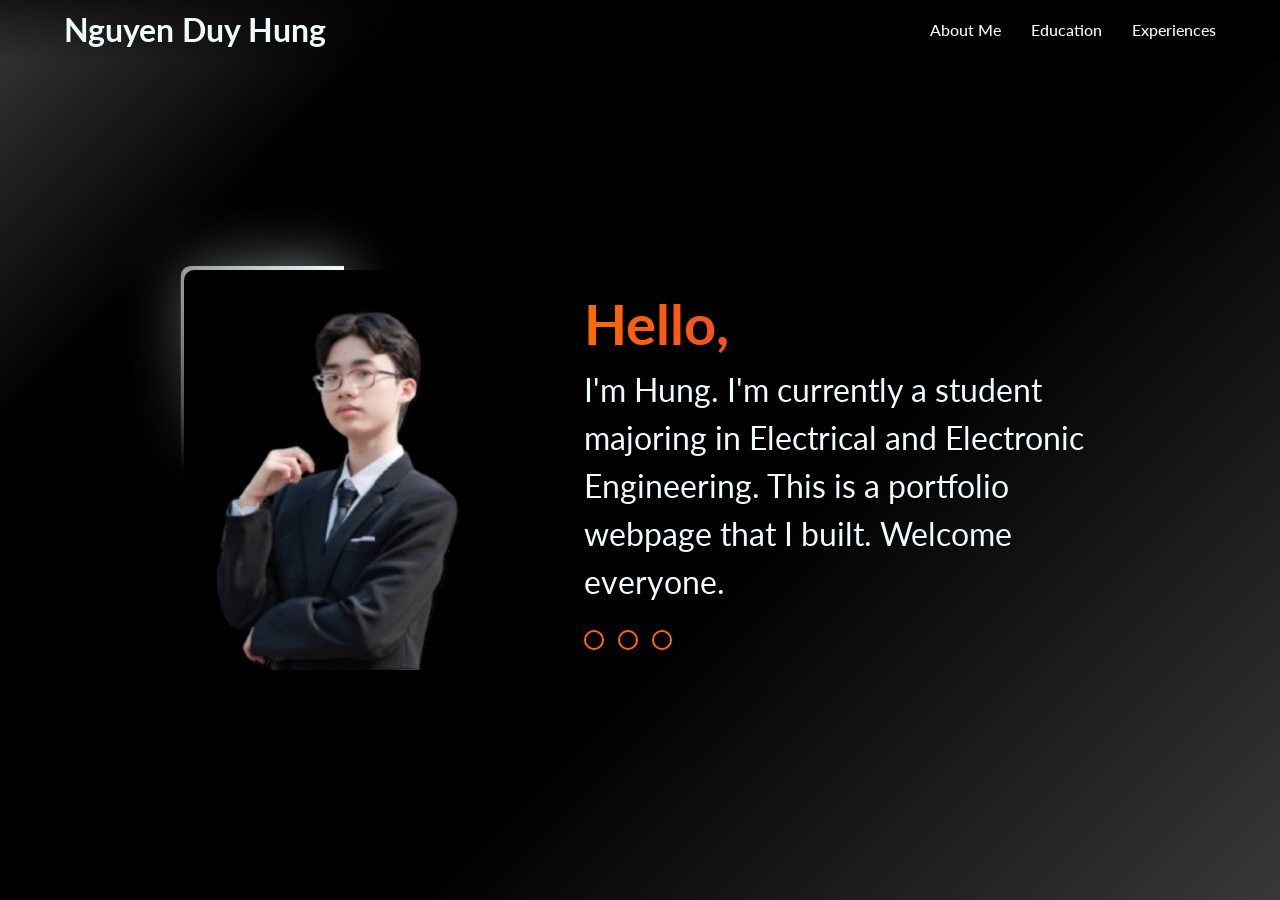
<file: index.html>
<!DOCTYPE html>

<html lang="en">
    <head>
        <meta charset="utf-8">
        <meta name="viewport" content="width=device-width, initial-scale=1">
        <link href="https://cdn.jsdelivr.net/npm/bootstrap@5.3.8/dist/css/bootstrap.min.css" rel="stylesheet" integrity="sha384-sRIl4kxILFvY47J16cr9ZwB07vP4J8+LH7qKQnuqkuIAvNWLzeN8tE5YBujZqJLB" crossorigin="anonymous">
        <script src="https://cdn.jsdelivr.net/npm/bootstrap@5.3.8/dist/js/bootstrap.bundle.min.js" integrity="sha384-FKyoEForCGlyvwx9Hj09JcYn3nv7wiPVlz7YYwJrWVcXK/BmnVDxM+D2scQbITxI" crossorigin="anonymous"></script>
        <script src="https://cdn.jsdelivr.net/npm/@popperjs/core@2.11.8/dist/umd/popper.min.js" integrity="sha384-I7E8VVD/ismYTF4hNIPjVp/Zjvgyol6VFvRkX/vR+Vc4jQkC+hVqc2pM8ODewa9r" crossorigin="anonymous"></script>
        <script defer src="script.js"></script>
        <link href="https://cdn.boxicons.com/3.0.8/fonts/basic/boxicons.min.css" rel="stylesheet">
        <link href="https://cdn.boxicons.com/3.0.8/fonts/filled/boxicons-filled.min.css" rel="stylesheet">
        <link href="https://cdn.boxicons.com/3.0.8/fonts/brands/boxicons-brands.min.css" rel="stylesheet">
        <link href="styles2.css" rel="stylesheet">
        <title>Portfolio</title>
    </head>
    <body>
        <header>
            <a href="index.html" class="name">Nguyen Duy Hung</a>
            <nav class="nav-links">
                <a href="about.html">About Me</a>
                <a href="education.html">Education</a>
                <a href="experience.html">Experiences</a>
            </nav>
            <div class="dropdown">
                <a class="btn btn-secondary dropdown-toggle" href="#" role="button" data-bs-toggle="dropdown" aria-expanded="false">
                    Menu
                </a>

                <ul class="dropdown-menu">
                    <li><a class="dropdown-item" href="about.html">About Me</a></li>
                    <li><a class="dropdown-item" href="education.html">Education</a></li>
                    <li><a class="dropdown-item" href="experience.html">Experience</a></li>
                </ul>
            </div>
        </header>
        <section class="home">
            <div class="photo"><img src="images/photo1.png"></div>
            <div class="intro">
                <h1 class="intro-name">Hello,</h1>
                <p class="intro-p">
                    I'm Hung. I'm currently a student majoring in Electrical and Electronic Engineering. This is a portfolio webpage that I built. Welcome everyone.
                </p>
                <div class="contact-btn">
                    <a href="https://github.com/hunge1303"><i class="bxl bx-github"></i></a>
                    <a href="https://www.linkedin.com/in/hung-nguyen-0bb8643a1?utm_source=share_via&utm_content=profile&utm_medium=member_android"><i class="bxl bx-linkedin-square"></i></a>
                    <a href="https://www.instagram.com/kingsman.hunge?igsh=MXc4YW05bnI3c3QzZw=="><i class="bxl bx-instagram"></i></a>
                </div>
            </div>
        </section>
    </body>
</html>
</file>
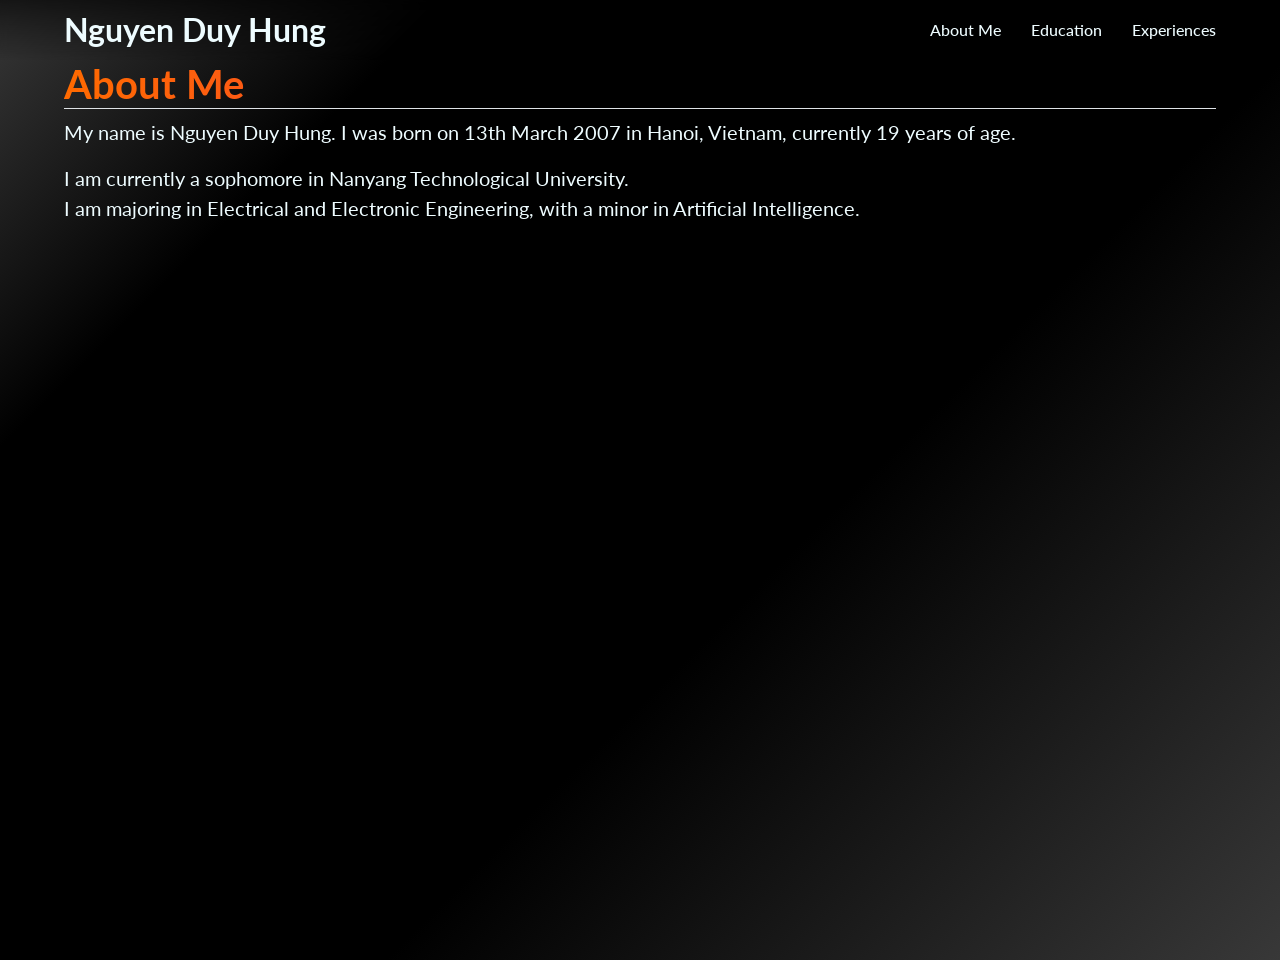
<file: about.html>
<!DOCTYPE html>

<html lang="en">
    <head>
        <meta charset="utf-8">
        <meta name="viewport" content="width=device-width, initial-scale=1">
        <link href="https://cdn.jsdelivr.net/npm/bootstrap@5.3.8/dist/css/bootstrap.min.css" rel="stylesheet" integrity="sha384-sRIl4kxILFvY47J16cr9ZwB07vP4J8+LH7qKQnuqkuIAvNWLzeN8tE5YBujZqJLB" crossorigin="anonymous">
        <script src="https://cdn.jsdelivr.net/npm/bootstrap@5.3.8/dist/js/bootstrap.bundle.min.js" integrity="sha384-FKyoEForCGlyvwx9Hj09JcYn3nv7wiPVlz7YYwJrWVcXK/BmnVDxM+D2scQbITxI" crossorigin="anonymous"></script>
        <script src="https://cdn.jsdelivr.net/npm/@popperjs/core@2.11.8/dist/umd/popper.min.js" integrity="sha384-I7E8VVD/ismYTF4hNIPjVp/Zjvgyol6VFvRkX/vR+Vc4jQkC+hVqc2pM8ODewa9r" crossorigin="anonymous"></script>
        <script defer src="script.js"></script>
        <link href="styles2.css" rel="stylesheet">
        <title>Portfolio</title>
    </head>
    <body>
        <header>
            <a href="index.html" class="name">Nguyen Duy Hung</a>
            <nav class="nav-links">
                <a href="about.html">About Me</a>
                <a href="education.html">Education</a>
                <a href="experience.html">Experiences</a>
            </nav>
            <div class="dropdown">
                <a class="btn btn-secondary dropdown-toggle" href="#" role="button" data-bs-toggle="dropdown" aria-expanded="false">
                    Menu
                </a>

                <ul class="dropdown-menu">
                    <li><a class="dropdown-item" href="about.html">About Me</a></li>
                    <li><a class="dropdown-item" href="education.html">Education</a></li>
                    <li><a class="dropdown-item" href="experience.html">Experience</a></li>
                </ul>
            </div>
        </header>
        <div class="about">
            <h2 class="h2 border-bottom">
                About Me
            </h2>
            <p>
                My name is Nguyen Duy Hung. I was born on 13th March 2007 in Hanoi, Vietnam, currently 19 years of age.
            </p>
            <p>
                I am currently a sophomore in Nanyang Technological University. <br>I am majoring in Electrical and Electronic Engineering, with a minor in Artificial Intelligence.
            </p>
        </div>
    </body>
</html>
</file>
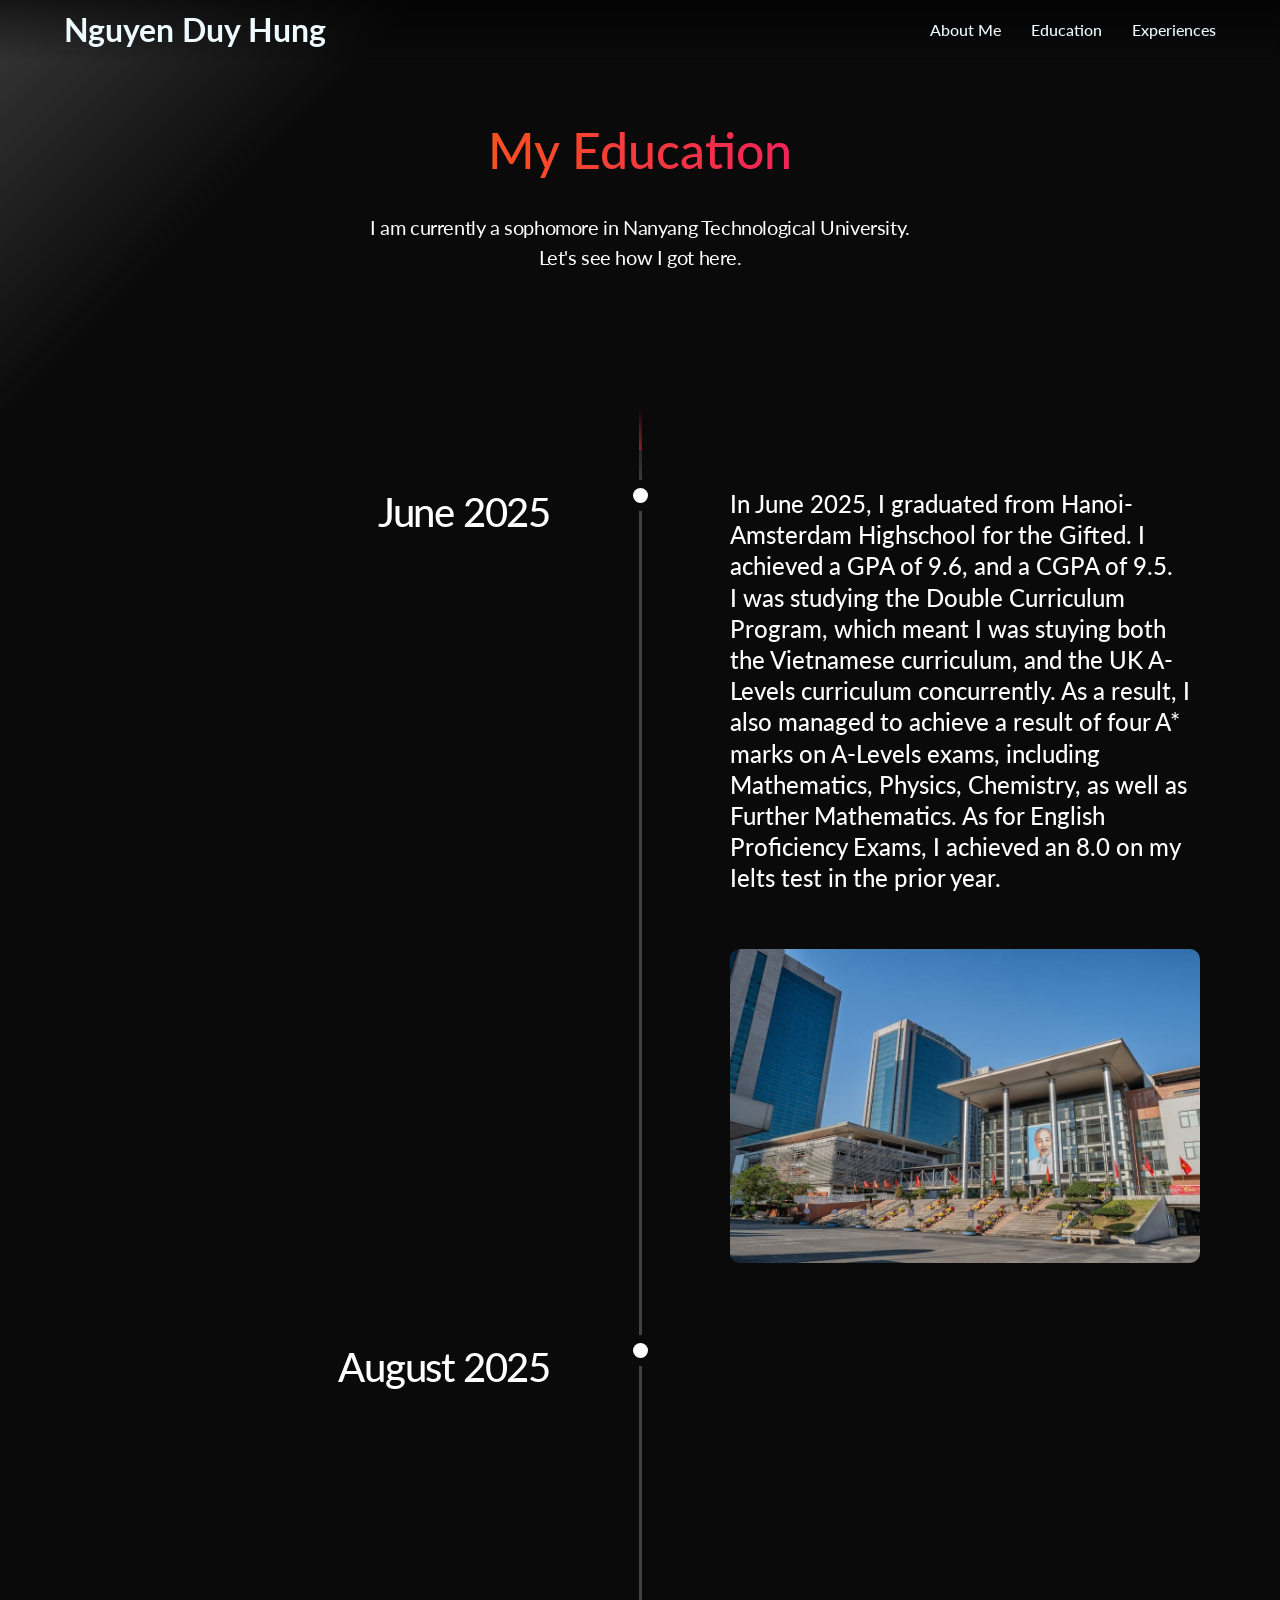
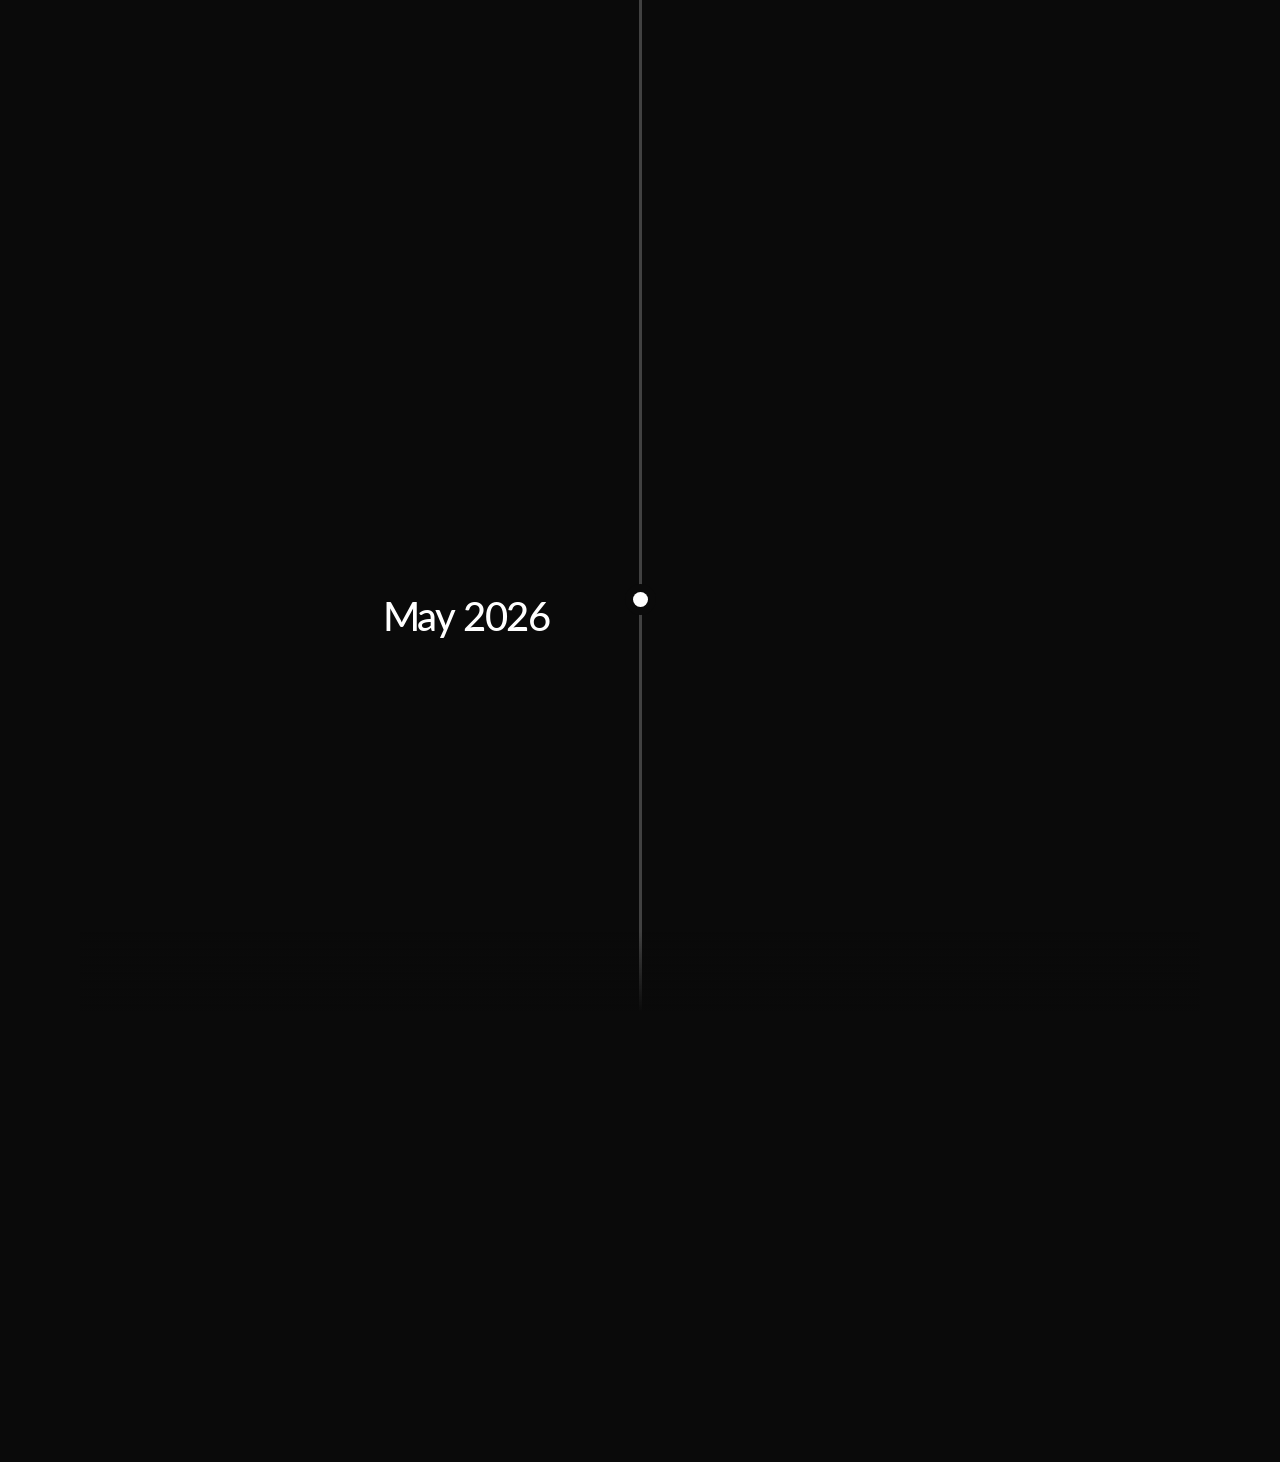
<file: education.html>
<!DOCTYPE html>

<html lang="en">
    <head>
        <meta charset="utf-8">
        <meta name="viewport" content="width=device-width, initial-scale=1">
        <link href="https://cdn.jsdelivr.net/npm/bootstrap@5.3.8/dist/css/bootstrap.min.css" rel="stylesheet" integrity="sha384-sRIl4kxILFvY47J16cr9ZwB07vP4J8+LH7qKQnuqkuIAvNWLzeN8tE5YBujZqJLB" crossorigin="anonymous">
        <script src="https://cdn.jsdelivr.net/npm/bootstrap@5.3.8/dist/js/bootstrap.bundle.min.js" integrity="sha384-FKyoEForCGlyvwx9Hj09JcYn3nv7wiPVlz7YYwJrWVcXK/BmnVDxM+D2scQbITxI" crossorigin="anonymous"></script>
        <script src="https://cdn.jsdelivr.net/npm/@popperjs/core@2.11.8/dist/umd/popper.min.js" integrity="sha384-I7E8VVD/ismYTF4hNIPjVp/Zjvgyol6VFvRkX/vR+Vc4jQkC+hVqc2pM8ODewa9r" crossorigin="anonymous"></script>
        <script defer src="script.js"></script>
        <link href="styles2.css" rel="stylesheet">
        <title>Portfolio</title>
    </head>
    <body>
        <header>
            <a href="index.html" class="name">Nguyen Duy Hung</a>
            <nav class="nav-links">
                <a href="about.html">About Me</a>
                <a href="education.html">Education</a>
                <a href="experience.html">Experiences</a>
            </nav>
            <div class="dropdown">
                <a class="btn btn-secondary dropdown-toggle" href="#" role="button" data-bs-toggle="dropdown" aria-expanded="false">
                    Menu
                </a>

                <ul class="dropdown-menu">
                    <li><a class="dropdown-item" href="about.html">About Me</a></li>
                    <li><a class="dropdown-item" href="education.html">Education</a></li>
                    <li><a class="dropdown-item" href="experience.html">Experience</a></li>
                </ul>
            </div>
        </header>
        <div class="highschool">
            <div class="timeline-heading">
                <div class="timeline-container">
                    <div class="padding-vertical-xlarge">
                        <div class="timeline-heading-wrapper">
                            <div class="margin-bottom-medium">
                                <h2>My Education</h2>
                            </div>
                            <p class="paragraph-large">
                                I am currently a sophomore in Nanyang Technological University. <br />Let's see how I got here.
                            </p>
                        </div>
                    </div>
                </div>
            </div>
        </div>
        <div class="section-timeline">
            <div class="timeline-container">
                <div class="timeline-component">
                    <div class="timeline-progress">
                        <div class="timeline-progress-bar"></div>
                    </div>
                    <div class="timeline-item">
                        <div class="timeline-left">
                            <div class="timeline-date">June 2025</div>
                        </div>
                        <div class="timeline-centre">
                            <div class="timeline-circle"></div>
                        </div>
                        <div class="timeline-right">
                            <div class="margin-bottom-xlarge">
                                <div class="timeline-text">
                                    In June 2025, I graduated from Hanoi-Amsterdam Highschool for the Gifted. I achieved a GPA of 9.6, and a CGPA of 9.5. 
                                    <br> I was studying the Double Curriculum Program, which meant I was stuying both the Vietnamese curriculum, and the UK A-Levels curriculum concurrently. 
                                    As a result, I also managed to achieve a result of four A* marks on A-Levels exams, including Mathematics, Physics, Chemistry, as well as Further Mathematics.
                                    As for English Proficiency Exams, I achieved an 8.0 on my Ielts test in the prior year.
                                </div>
                            </div>
                            <div class="timeline-image-wrapper">
                                <img src="images/ams.jpg" alt="img">
                            </div>
                        </div>
                    </div>
                    <div class="timeline-item">
                        <div class="timeline-left">
                            <div class="timeline-date">August 2025</div>
                        </div>
                        <div class="timeline-centre">
                            <div class="timeline-circle"></div>
                        </div>
                        <div class="timeline-right">
                            <div class="margin-bottom-xlarge">
                                <div class="timeline-text">
                                    In August 2025, I was fortunately accepted into Nanyang Technological University, awarded with the
                                    ASEAN Scholarship for my Undergraduate studies.
                                </div>
                            </div>
                            <div class="timeline-image-wrapper">
                                <img src="images/ntu.jpg" alt="img">
                            </div>
                        </div>
                    </div>
                    <div class="timeline-item">
                        <div class="timeline-left">
                            <div class="timeline-date">May 2026</div>
                        </div>
                        <div class="timeline-centre">
                            <div class="timeline-circle"></div>
                        </div>
                        <div class="timeline-right">
                            <div class="margin-bottom-xlarge">
                                <div class="timeline-text">
                                    In May 2025, I finished my first year in Nanyang Technological University as an 
                                    Electrical and Electronic Engineering student. I was able to achieve a GPA of 4.76 in 
                                    Semester 1, and 4.79 in Semester 2, which means a CGPA of 4.78 after one year.
                                </div>
                            </div>
                            <div class="timeline-image-wrapper">
                                <img src="images/cgpa.jpg" alt="img">
                            </div>
                        </div>
                    </div>
                    <div class="overlay-fade-top"></div>
                    <div class="overlay-fade-bottom"></div>
                </div>
            </div>
            <div style="height: 50vh;"></div>
        </div>
    </body>
</html>
</file>
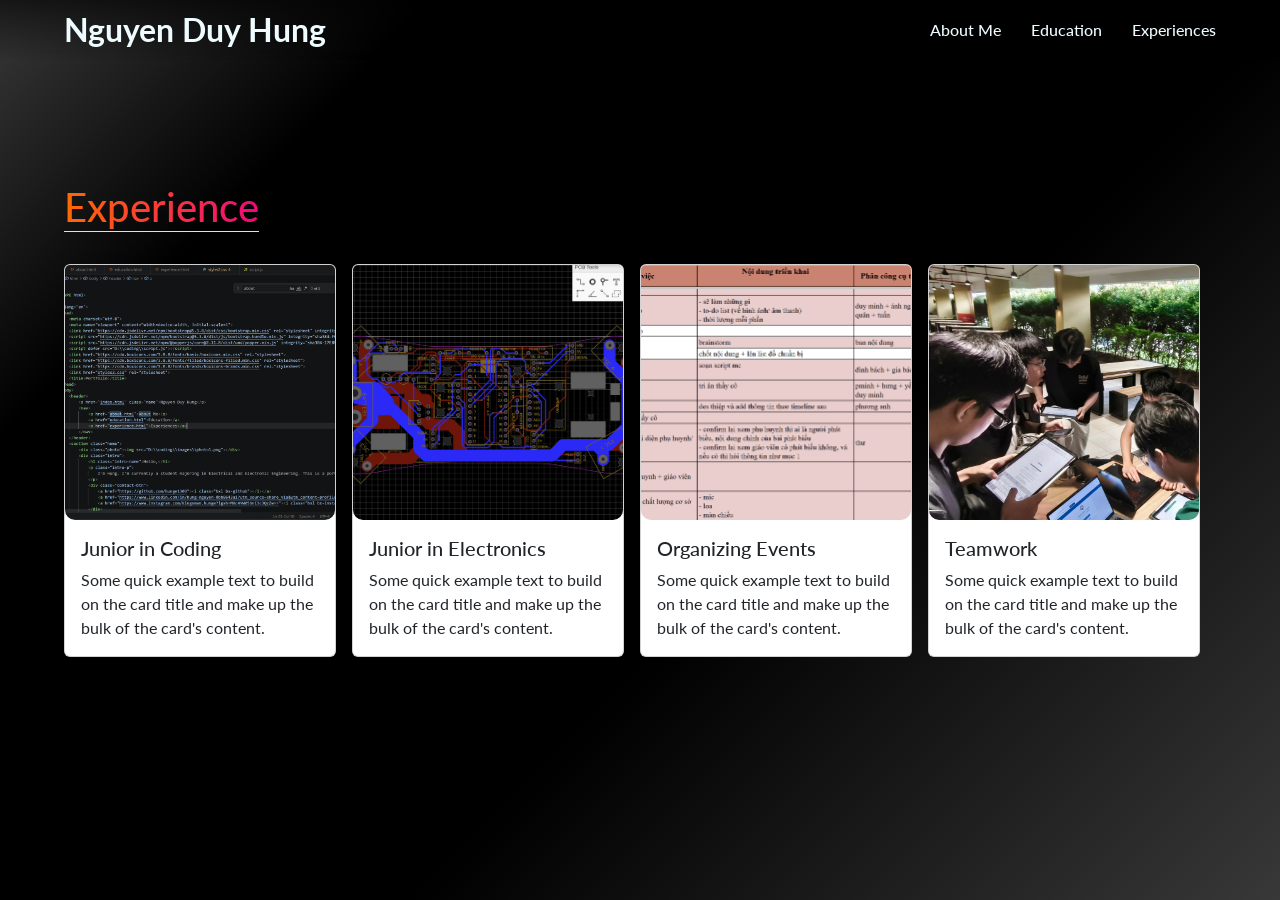
<file: experience.html>
<!DOCTYPE html>
<html lang="en">
    <head>
        <meta charset="utf-8">
        <meta name="viewport" content="width=device-width, initial-scale=1">
        <link href="https://cdn.jsdelivr.net/npm/bootstrap@5.3.8/dist/css/bootstrap.min.css" rel="stylesheet" integrity="sha384-sRIl4kxILFvY47J16cr9ZwB07vP4J8+LH7qKQnuqkuIAvNWLzeN8tE5YBujZqJLB" crossorigin="anonymous">
        <script src="https://cdn.jsdelivr.net/npm/bootstrap@5.3.8/dist/js/bootstrap.bundle.min.js" integrity="sha384-FKyoEForCGlyvwx9Hj09JcYn3nv7wiPVlz7YYwJrWVcXK/BmnVDxM+D2scQbITxI" crossorigin="anonymous"></script>
        <script src="https://cdn.jsdelivr.net/npm/@popperjs/core@2.11.8/dist/umd/popper.min.js" integrity="sha384-I7E8VVD/ismYTF4hNIPjVp/Zjvgyol6VFvRkX/vR+Vc4jQkC+hVqc2pM8ODewa9r" crossorigin="anonymous"></script>
        <script defer src="script.js"></script>
        <link href="styles2.css" rel="stylesheet">
        <title>Portfolio</title>
    </head>
    <body>
        <header>
            <a href="index.html" class="name">Nguyen Duy Hung</a>
            <nav class="nav-links">
                <a href="about.html">About Me</a>
                <a href="education.html">Education</a>
                <a href="experience.html">Experiences</a>
            </nav>
            <div class="dropdown">
                <a class="btn btn-secondary dropdown-toggle" href="#" role="button"
                   data-bs-toggle="dropdown" aria-expanded="false">Menu</a>
                <ul class="dropdown-menu dropdown-menu-end">
                    <li><a class="dropdown-item" href="about.html">About Me</a></li>
                    <li><a class="dropdown-item" href="education.html">Education</a></li>
                    <li><a class="dropdown-item" href="experience.html">Experience</a></li>
                </ul>
            </div>
        </header>

        <div class="experience">
            <div class="exp-heading">
                <h1 class="h1 border-bottom">Experience</h1>
            </div>
            <div class="row g-3 w-100 mt-2">
                <div class="col-12 col-sm-6 col-lg-3">
                    <div class="card h-100">
                        <img src="images/code.png" class="card-img-top" alt="Coding">
                        <div class="card-body">
                            <h5 class="card-title">Junior in Coding</h5>
                            <p class="card-text">Some quick example text to build on the card title and make up the bulk of the card's content.</p>
                        </div>
                    </div>
                </div>
                <div class="col-12 col-sm-6 col-lg-3">
                    <div class="card h-100">
                        <img src="images/electronic.png" class="card-img-top" alt="Electronics">
                        <div class="card-body">
                            <h5 class="card-title">Junior in Electronics</h5>
                            <p class="card-text">Some quick example text to build on the card title and make up the bulk of the card's content.</p>
                        </div>
                    </div>
                </div>
                <div class="col-12 col-sm-6 col-lg-3">
                    <div class="card h-100">
                        <img src="images/organize.png" class="card-img-top" alt="Organizing">
                        <div class="card-body">
                            <h5 class="card-title">Organizing Events</h5>
                            <p class="card-text">Some quick example text to build on the card title and make up the bulk of the card's content.</p>
                        </div>
                    </div>
                </div>
                <div class="col-12 col-sm-6 col-lg-3">
                    <div class="card h-100">
                        <img src="images/teamwork.jpg" class="card-img-top" alt="Teamwork">
                        <div class="card-body">
                            <h5 class="card-title">Teamwork</h5>
                            <p class="card-text">Some quick example text to build on the card title and make up the bulk of the card's content.</p>
                        </div>
                    </div>
                </div>
            </div>
        </div>
    </body>
</html>
</file>
<file: styles2.css>
@import url('https://fonts.googleapis.com/css2?family=Lato:ital,wght@0,100;0,300;0,400;0,700;0,900;1,100;1,300;1,400;1,700;1,900&family=Pinyon+Script&display=swap');
body{
    font-family: lato;
    min-height: 100vh;
    /* overflow-x: hidden; */
    color: #eefcff;
    background-image: linear-gradient(135deg, #383838, black 20% 60%, #383838);
}

@view-transition {
    navigation: auto;
}

*{
    box-sizing: border-box;
}

a{
    text-decoration: none;
    color: #eefcff;
}

header{
    position: fixed;
    top: 0;
    left: 0;
    right: 0;
    z-index: 100;
    height: 60px;
    display: flex;
    justify-content: space-between;
    align-items: center;
    padding: 0 5%;
    background: linear-gradient(to bottom, rgba(0,0,0,0.6), transparent);
    backdrop-filter: blur(4px);
}

header .name{
    font-size: clamp(1rem, 2.5vw, 3rem);
    font-weight: bold;
    white-space: nowrap;
}

header nav{
    flex-wrap: wrap;
    display: flex;
    align-items: center;
    gap: 30px;
}

header nav a{
    font-weight: 500;
    transition: 0.5s ease;
}

header nav a:hover{
    opacity: 0.7;
}

img{
    max-width: 100%;
    height: auto;
    object-fit: cover;
    background-color: rgb(0, 0, 0);
    border-radius: 10px;
}

section.home {
    display: flex;
    justify-content: center;
    align-items: center;
    gap: 80px;
    min-height: 100svh;
    padding: 80px 5% 40px;
    overflow: visible;
}

.intro{
    display: flex;
    flex-direction: column;
    max-width: 40vw;
}

.intro-name{
    font-size: clamp(1rem, 5vw, 3.5rem);
    background: #ff6a00;
    background: -webkit-linear-gradient(
        to right,
        #ff6a00,
        #ee0979
    );
    background: linear-gradient(
        to right,
        #ff6a00,
        #ee0979
    );
    -webkit-background-clip: text;
    -webkit-text-fill-color: transparent;
    position: relative;
    font-weight: bold;
    opacity: 0;
    z-index: 2;
    animation-delay: 3s;
    animation-name: sliding-right;
    animation-duration: 3s;
    animation-timing-function: ease-in-out;
    animation-fill-mode: forwards;
}

.intro-p {
    position: relative;
    opacity: 0;
    width: 100%;
    font-size: clamp(1rem, 2.5vw, 2rem);;
    animation-delay: 3s;
    animation-name: sliding-right;
    animation-duration: 3s;
    animation-timing-function: ease-in-out;
    animation-fill-mode: forwards;
}

.gradient-canvas{
    position: absolute;
    top: 0;
    left: 0;
    width: 100%;
    height: 100%;
}

.contact-btn a{
    display: inline-flex;
    padding: 8px;
    border: 2px solid #ff6a00;
    border-radius: 50%;
    font-size: 20px;
    color: #ff6a00;
    opacity: 0;
    margin-right: 10px;
    transition: 0.5s;
    animation-delay: 3s;
    animation-name: sliding-right;
    animation-duration: 3s;
    animation-timing-function: ease-in-out;
    animation-fill-mode: forwards;
}

.contact-btn a:hover{
    background: #ff6a00;
    color: #383838;
    box-shadow: 0 0 10px #ff6a00;
}

.dropdown {
    display: none;
}

@property --angle{
    syntax: "<angle>";
    initial-value: 0deg;
    inherits: false;
}

.photo{
    position: relative;
    flex-shrink: 0;
    width: 25vw;
    height: auto;
    opacity: 0;
    animation: opening 3s ease-in-out forwards;
}

.photo::before{
    z-index: -2;
    filter: blur(30px);
    opacity: 0.6;
}


.photo::after, .photo::before{
    content: "";
    position: absolute;
    height: 102%;
    width: 102%;
    top: 50%;
    left: 50%;
    transform: translate(-50%, -50%);
    border-radius: 10px;
    background-image: conic-gradient(from var(--angle), transparent 75%, #eefcff);
    z-index: -1;
    animation: glowing 3.5s linear infinite;
}

@keyframes glowing {
    from{
        --angle: 0deg;
    }to {
        --angle: 360deg;
    }
}

@keyframes opening {
    0% {
        transform: translateX(60px);
        opacity: 0;
    }
    50% {
        transform: translateX(60px);
        opacity: 1;
    }
    100% {
        transform: translateX(0);
        opacity: 1;
    }
}

@keyframes sliding-right {
    0% {
        transform: translateX(-20px);
        opacity: 0;
    }
    50% {
        transform: translateX(-20px);
        opacity: 1;
    }
    100% {
        transform: translateX(0);
        opacity: 1;
    }
}

.about{
    min-height: calc(100vh - 60px);
    margin-top: 60px;
    padding-top: 40px;
    flex-direction: column;
    align-items: flex-start;
    padding: 0 5%;
    font-size: 20px;
}

.about h2{
    font-size: 40px;
    font-weight: bold;
    background: #ff6a00;
    background: -webkit-linear-gradient(
        to right,
        #ff6a00,
        #ee0979
    );
    background: linear-gradient(
        to right,
        #ff6a00,
        #ee0979
    );
    -webkit-background-clip: text;
    -webkit-text-fill-color: transparent;
}

.timeline-image-wrapper img{
    vertical-align: middle;
    max-width: 100%;
    display: inline-block;
}

.margin-bottom-medium h2{
    font-size: 50px;
    background: #ff6a00;
    background: -webkit-linear-gradient(
        to right,
        #ff6a00,
        #ee0979
    );
    background: linear-gradient(
        to right,
        #ff6a00,
        #ee0979
    );
    -webkit-background-clip: text;
    -webkit-text-fill-color: transparent;
}

.highschool {
    position: relative;
}

.timeline-container {
    width: 90vw;
    max-width: 1360px;
    margin-left: auto;
    margin-right: auto;
}

.margin-bottom-medium {
    margin-bottom: 32px;
}

.paragraph-large {
    letter-spacing: -0.02em;
    font-size: 20px;
}

.timeline-heading {
    background-image: linear-gradient(135deg, #383838, #0a0a0a 25% 100%);
}

.padding-vertical-xlarge {
    padding-top: 120px;
    padding-bottom: 120px;
}

.timeline-heading-wrapper {
    color: #fff;
    text-align: center;
    max-width: 640px;
    margin-left: auto;
    margin-right: auto;
}

.timeline-component {
    flex-direction: column;
    justify-content: center;
    align-items: center;
    max-width: 1120px;
    margin-left: auto;
    margin-right: auto;
    display: flex;
    position: relative;
}

.timeline-item {
    z-index: 2;
    display: grid;
    grid-column-gap: 0px;
    grid-row-gap: 0px;
    grid-template-rows: auto;
    grid-template-columns: 1fr 180px 1fr;
    padding-top: 80px;
    position: relative;
}

.timeline-left {
    text-align: right;
    justify-content: flex-end;
    align-items: stretch;
}

.timeline-centre {
    justify-content: center;
    display: flex;
}

.timeline-right {
    opacity: 0;
    filter: blur(6px);
    transform: translateX(80%);
    transition: all 1s;
}

.show{
    opacity: 1;
    filter: blur(0);
    transform: translateX(0);
}

.timeline-date {
    color: white;
    letter-spacing: -0.03em;
    font-size: 40px;
    font-weight: 500;
    line-height: 1.2;
    position: sticky;
    top: 50vh;
}

.timeline-text {
    color: white;
    font-size: 24px;
    font-weight: 500;
    line-height: 1.3;
}

.timeline-circle {
    background-color: white;
    border-radius: 100%;
    width: 15px;
    min-width: 15px;
    max-width: 15px;
    height: 15px;
    min-height: 15px;
    max-height: 15px;
    position: sticky;
    top: 50vh;
    box-shadow: 0 0 0 8px #0a0a0a;
}

.timeline-progress {
    z-index: -2;
    background-color: #414141;
    width: 3px;
    height: 100%;
    position: absolute;
}

.timeline-progress-bar {
    z-index: -1;
    background: #ff6a00;
    background: -webkit-linear-gradient(
        to right,
        #ff6a00,
        #ee0979
    );
    background: linear-gradient(
        to right,
        #ff6a00,
        #ee0979
    );
    width: 3px;
    height: 50vh;
    position: fixed;
    inset: 0 auto 50vh;
}

.section-timeline {
    z-index: -3;
    background-color: #0a0a0a;
    position: relative;
}

.margin-bottom-xlarge {
    margin-bottom: 56px;
}

.overlay-fade-top {
    background-image: linear-gradient(#0a0a0a, #0a0a0a00);
    height: 80px;
    position: absolute;
    inset: 0% 0% auto;
}

.overlay-fade-bottom {
    background-image: linear-gradient(to top, #0a0a0a, #0a0a0a00);
    height: 80px;
    position: absolute;
    inset: auto 0% 0%;
}

.experience {
    min-height: calc(100vh - 60px);
    display: flex;
    flex-direction: column;
    justify-content: center;
    align-items: flex-start;
    padding-left: 5%;
    padding-right: 5%;
}

.exp-heading {
    font-size: clamp(2rem, 5vw, 3.5rem);
    background: #ff6a00;
    background: -webkit-linear-gradient(
        to right,
        #ff6a00,
        #ee0979
    );
    background: linear-gradient(
        to right,
        #ff6a00,
        #ee0979
    );
    -webkit-background-clip: text;
    -webkit-text-fill-color: transparent;
}

.experience img {
    max-width: 100%;
    height: 100%;
}

@media (max-width: 480px) {
    .nav-links{
        display: none;
    }

    .dropdown {
        display: block;
        flex-shrink: 0;
    }

    .dropdown-menu {
        right: 0;
        left: auto;
    }

    section.home {
        flex-direction: column;
        gap: 30px;
        padding-top: 90px;
        align-items: center;
        text-align: center;
    }

    .photo {
        width: 65vw;
        max-width: 280px;
    }

    .intro {
        max-width: 90vw;
        align-items: center;
    }

    .about {
        padding-top: 20px;
    }

    .paragraph-large {
        font-size: 18px;
    }

    .padding-vertical-xlarge {
        padding-top: 80px;
        padding-bottom: 80px;
    }

    .timeline-item {
        display: grid;
        grid-template-columns: 40px minmax(0, 1fr);
        width: 100%;
        padding-top: 48px;
    }

    .timeline-left {
        text-align: left;
        grid-area: 1 / 2 / 2 / 3;
    }

    .timeline-centre {
        justify-content: flex-start;
        grid-area: 1 / 1 / 3 / 2;
    }

    .timeline-right {
        grid-area: span 1 / span 1 / span 1 / span 1;
        width: 100%;
        min-width: 0;
        transform: translateX(15px);
        transition: all 1s;
    }

    .timeline-date {
        font-size: 22px;
    }

    .timeline-date-text {
        margin-bottom: 24px;
        font-size: 36px;
    }

    .timeline-text {
        font-size: 17px;
        overflow-wrap: break-word;
        word-break: break-word;
    }

    .timeline-right.show {
        opacity: 1;
        transform: translateX(0);
    }

    .timeline-progress {
        left: 6px;
    }

    .margin-bottom-xlarge {
        margin-bottom: 48px;
    }

    .experience {
        padding-top: 80px;
        padding-bottom: 40px;
    }

    .experience .d-flex {
        flex-direction: column;
        align-items: stretch;
        gap: 16px;
    }

    .experience .card {
        width: 100%;
    }
}
</file>
